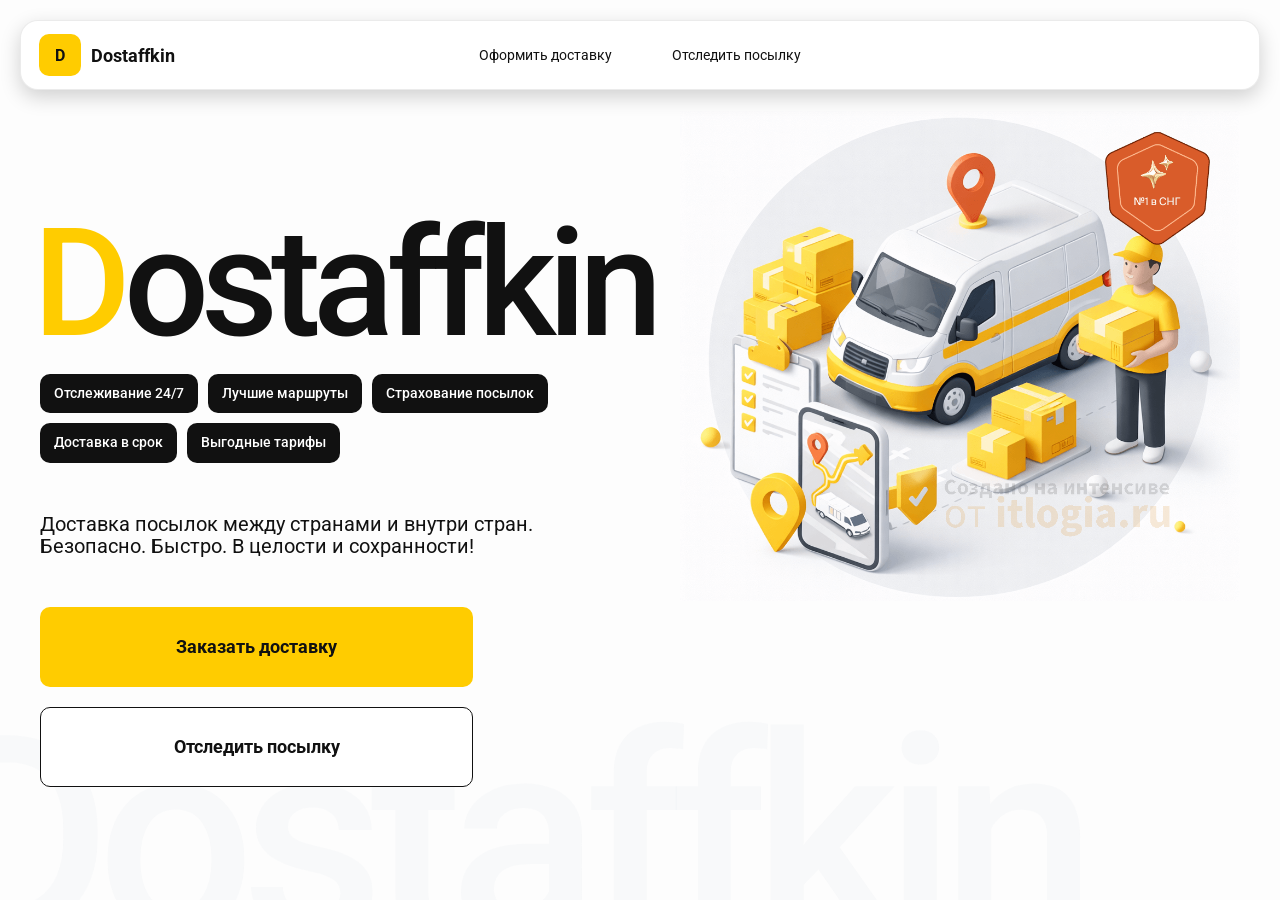
<file: index.html>
<!doctype html>
<html lang="ru">

<head>
    <meta charset="utf-8" />
    <meta name="viewport" content="width=device-width,initial-scale=1,maximum-scale=1,user-scalable=0" />
    <title>Dostaffkin — Доставка посылок между странами и внутри стран. Безопасно. Быстро. В целости и сохранности!
    </title>


    <link href="styles/base.css" rel="stylesheet" />
    <link href="styles/base_adaptive.css" rel="stylesheet" />
    <link href="styles/index.css" rel="stylesheet" />
    <link href="styles/index_adaptive.css" rel="stylesheet" />
</head>

<body>
    <div class="container">
        <header class="header">
            <a class="header-brand" href="#">
                <div class="header-logo">D</div>
                <div class="header-title">Dostaffkin</div>
            </a>

            <nav class="header-menu">
                <a class="header-link" href="./order.html">Оформить <span>доставку</span></a>
                <a class="header-link" href="./track.html">Отследить <span>посылку</span></a>
            </nav>
        </header>

        <main class="main">
            <section class="main-info">
                <div class="main-title">
                    <span>D</span>ostaffkin
                </div>
                <div class="main-features">
                    <div class="main-feature">Отслеживание 24/7</div>
                    <div class="main-feature">Лучшие маршруты</div>
                    <div class="main-feature">Страхование посылок</div>
                    <div class="main-feature">Доставка в срок</div>
                    <div class="main-feature">Выгодные тарифы</div>
                </div>
                <div class="main-description">
                    Доставка посылок между странами и внутри стран.
                    Безопасно. Быстро. В целости и сохранности!
                </div>

                <div class="main-actions">
                    <a class="button" type="button" href="./order.html">Заказать доставку</a>
                    <a class="button button-white" type="button" href="./track.html">Отследить посылку</a>
                </div>
            </section>
            <div class="main-title-ghost">Dostaffkin</div>

            <section class="main-image">
                <img src="images/main-image.png" alt="Main image" />
            </section>
        </main>
    </div>
</body>

</html>
</file>
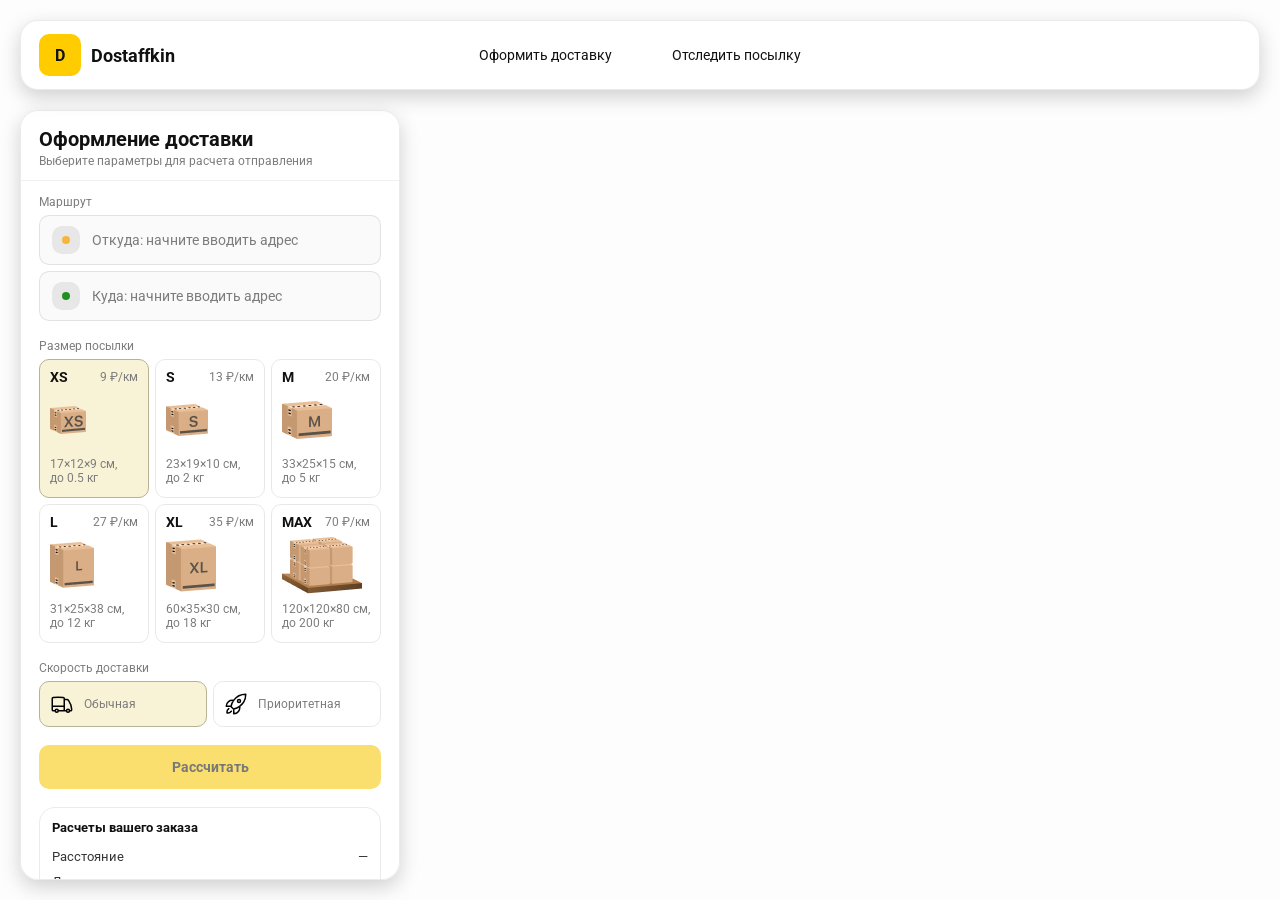
<file: order.html>
<!doctype html>
<html lang="ru">

<head>
    <meta charset="utf-8" />
    <meta name="viewport" content="width=device-width,initial-scale=1,maximum-scale=1,user-scalable=0" />
    <title>Оформление доставки</title>

    <link rel="stylesheet" href="styles/base.css" />
    <link rel="stylesheet" href="styles/base_adaptive.css" />

    <link rel="stylesheet" href="styles/order.css" />
    <link rel="stylesheet" href="styles/order_adaptive.css" />

    <script src="https://testologia.ru/ymc_min.js" data-apikey="af0c13b0-e746-47d9-a642-b4b240164b73"
        data-suggest-apikey="807497c7-32d0-4172-b2a2-4f420ad602c1"></script>
</head>

<body>
    <div id="map"> </div>
    <header class="header">
        <a class="header-brand" href="./index.html">
            <div class="header-logo">D</div>
            <div class="header-title">Dostaffkin</div>
        </a>

        <nav class="header-menu">
            <a class="header-link" href="#">Оформить <span>доставку</span></a>
            <a class="header-link" href="./track.html">Отследить <span>посылку</span></a>
        </nav>
    </header>
    <aside class="main" id="sidebar">
        <div class="main-header">
            <div class="main-title">Оформление доставки</div>
            <div class="main-text">Выберите параметры для расчета отправления</div>
        </div>
        <div class="main-content">
            <div class="main-route">
                <div class="main-block-title">Маршрут</div>
                <div class="main-fields">
                    <div class="main-field" id="fromField">
                        <div class="main-pin"></div>
                        <input id="from" placeholder="Откуда: начните вводить адрес" autocomplete="off" />
                        <div class="main-ac" id="fromAc" role="listbox" aria-label="Подсказки адресов"></div>
                    </div>

                    <div class="main-field" id="toField">
                        <div class="main-pin"></div>
                        <input id="to" placeholder="Куда: начните вводить адрес" autocomplete="off" />
                        <div class="main-ac" id="toAc" role="listbox" aria-label="Подсказки адресов"></div>
                    </div>
                </div>
            </div>
            <div class="main-package">
                <div class="main-block-title">Размер посылки</div>

                <div class="main-sizes">
                    <div class="main-size-card is-active" data-value="xs">
                        <div class="main-size-top">
                            <div class="main-size-label">XS</div>
                            <div class="main-size-rate">9 ₽/км</div>
                        </div>
                        <div class="main-size-media">
                            <img src="images/sizes/xs.png" alt="Короб XS" />
                        </div>
                        <div class="main-size-description">17×12×9 см,<br>до 0.5 кг</div>
                    </div>

                    <div class="main-size-card" data-value="s">
                        <div class="main-size-top">
                            <div class="main-size-label">S</div>
                            <div class="main-size-rate">13 ₽/км</div>
                        </div>
                        <div class="main-size-media">
                            <img src="images/sizes/s.png" alt="Короб S" />
                        </div>
                        <div class="main-size-description">23×19×10 см,<br>до 2 кг</div>
                    </div>

                    <div class="main-size-card" data-value="m">
                        <div class="main-size-top">
                            <div class="main-size-label">M</div>
                            <div class="main-size-rate">20 ₽/км</div>
                        </div>
                        <div class="main-size-media">
                            <img src="images/sizes/m.png" alt="Короб M" />
                        </div>
                        <div class="main-size-description">33×25×15 см,<br>до 5 кг</div>
                    </div>

                    <div class="main-size-card" data-value="l">
                        <div class="main-size-top">
                            <div class="main-size-label">L</div>
                            <div class="main-size-rate">27 ₽/км</div>
                        </div>
                        <div class="main-size-media">
                            <img src="images/sizes/l.png" alt="Короб L" />
                        </div>
                        <div class="main-size-description">31×25×38 см,<br>до 12 кг</div>
                    </div>

                    <div class="main-size-card" data-value="xl">
                        <div class="main-size-top">
                            <div class="main-size-label">XL</div>
                            <div class="main-size-rate">35 ₽/км</div>
                        </div>
                        <div class="main-size-media">
                            <img src="images/sizes/xl.png" alt="Короб XL" />
                        </div>
                        <div class="main-size-description">60×35×30 см,<br>до 18 кг</div>
                    </div>

                    <div class="main-size-card" data-value="max">
                        <div class="main-size-top">
                            <div class="main-size-label">MAX</div>
                            <div class="main-size-rate">70 ₽/км</div>
                        </div>
                        <div class="main-size-media main-size-media-palleta">
                            <img src="images/sizes/max.png" alt="Паллета" />
                        </div>
                        <div class="main-size-description">120×120×80 см,<br>до 200 кг</div>
                    </div>
                </div>
            </div>

            <div class="main-speed">
                <div class="main-block-title">Скорость доставки</div>

                <div class="main-speeds">
                    <div class="main-speed-card is-active" data-value="regular">
                        <img class="main-speed-media" src="images/icons/regular.svg" alt="Regular" />
                        <div class="main-speed-description">Обычная</div>
                    </div>
                    <div class="main-speed-card" data-value="fast">
                        <img class="main-speed-media" src="images/icons/fast.svg" alt="Fast" />
                        <div class="main-speed-description">Приоритетная</div>
                    </div>

                </div>
            </div>



            <div class="main-calculate-block">
                <button id="calc" class="button calculate-button" type="button" disabled>Рассчитать</button>
            </div>
            <div class="main-result" id="result">
                <div class="main-result-title">Расчеты вашего заказа</div>
                <div class="main-result-lines">
                    <div class="main-result-line"><span>Расстояние</span><span id="distanceValue">—</span></div>
                    <div class="main-result-line"><span>Доставим через</span><span id="durationValue">—</span></div>
                    <div class="main-result-line"><span>Тариф</span><span id="rateValue">—</span></div>
                </div>
                <div class="main-price">
                    <div class="main-price-label">Итого</div>
                    <div class="main-price-value" id="totalValue">—</div>
                </div>
            </div>
            <div class="main-order-box">
                <div class="main-order-form" id="orderForm">
                    <div class="main-order-title">Оформление доставки</div>
                    <div class="main-block-info-row">
                        <div class="main-block-title">Контакты</div>
                        <div class="order-fields">
                            <div class="main-field">
                                <input id="customerName" placeholder="Ваше имя" autocomplete="off" />
                            </div>
                            <div class="main-field">
                                <input id="customerPhone" placeholder="Ваш телефон" autocomplete="off"
                                    inputmode="tel" />
                            </div>
                        </div>
                    </div>
                    <div class="main-block-info-row extra-info">
                        <div class="main-block-title">Дополнительная информация</div>
                        <div class="main-field textarea">
                            <textarea id="comment" placeholder="Детали доставки и комментарии"></textarea>
                        </div>
                    </div>
                    <button id="submit" class="button main-submit-request" type="button" disabled>Отправить
                        заявку
                    </button>
                </div>

                <div class="main-order-success" id="orderSuccess">
                    <div class="main-success-icon">✓</div>
                    <div class="main-success-title">Заявка отправлена!</div>
                    <div class="main-success-title">Номер отправления – <span id="orderId"></span></div>
                    <div class="main-success-subtitle">Мы скоро свяжемся с вами</div>
                </div>
            </div>




        </div>
    </aside>

    <script src="scripts/order.js"></script>
</body>

</html>
</file>
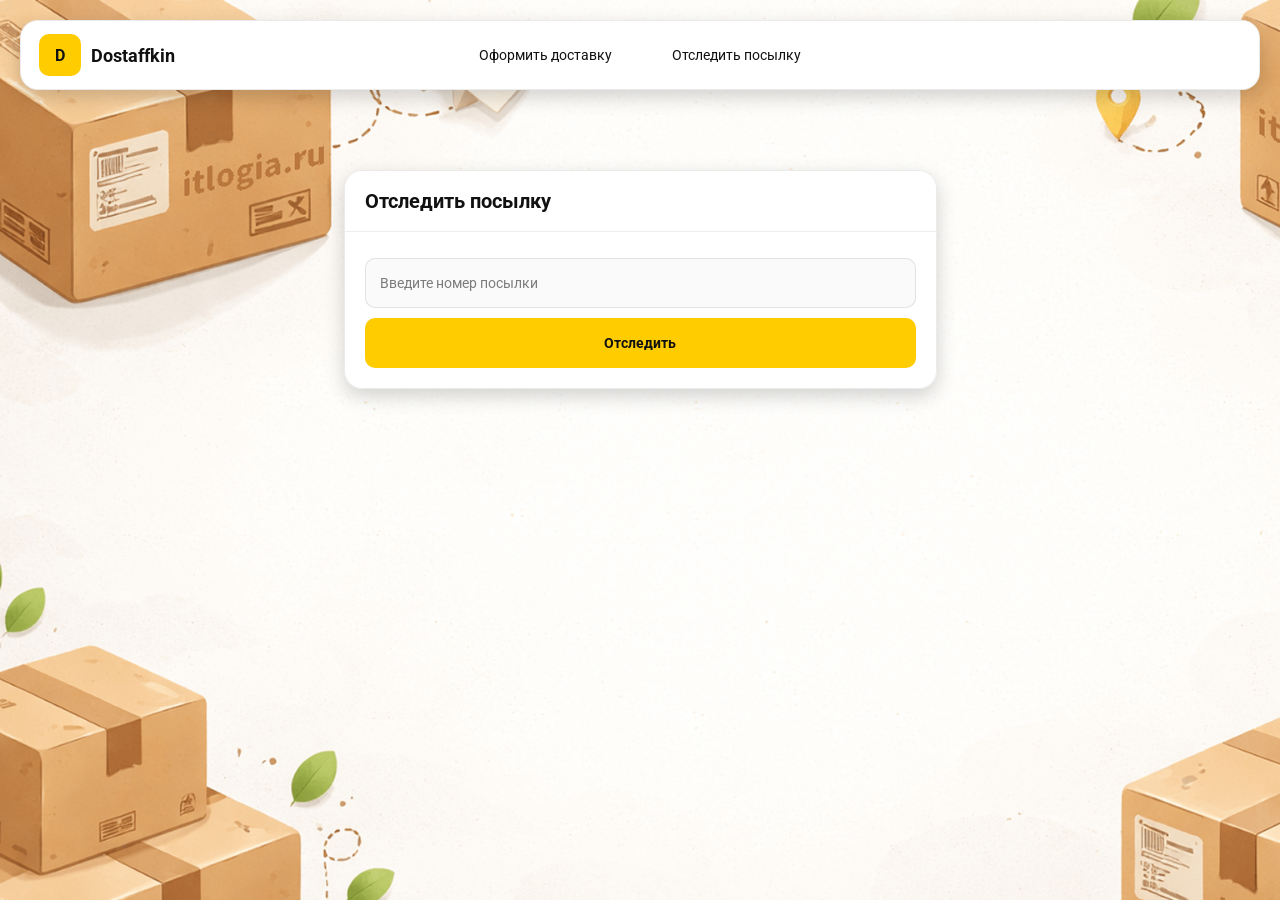
<file: track.html>
<!doctype html>
<html lang="ru">

<head>
    <meta charset="utf-8" />
    <meta name="viewport" content="width=device-width,initial-scale=1,maximum-scale=1,user-scalable=0" />
    <title>Отследить посылку</title>
    <link rel="stylesheet" href="styles/base.css" />
    <link rel="stylesheet" href="styles/base_adaptive.css" />

    <link rel="stylesheet" href="styles/track.css" />
    <link rel="stylesheet" href="styles/track_adaptive.css" />
</head>

<body>
    <div class="container">
        <header class="header">
            <a class="header-brand" href="./index.html">
                <div class="header-logo">D</div>
                <div class="header-title">Dostaffkin</div>
            </a>

            <nav class="header-menu">
                <a class="header-link" href="./order.html">Оформить <span>доставку</span></a>
                <a class="header-link" href="#">Отследить <span>посылку</span></a>
            </nav>
        </header>
        <main class="track-content">
            <section class="track-card track-search">
                <div class="track-title">Отследить посылку</div>
                <div class="track-action">
                    <div class="main-field track-field">
                        <input id="trackNumber" placeholder="Введите номер посылки" autocomplete="off" />
                    </div>
                    <button id="trackButton" class="button track-button" type="button">Отследить</button>
                </div>
            </section>

            <section class="track-card track-result" id="trackResult">
                <div class="track-result-header">
                    <div class="track-id" id="trackIdValue"></div>
                    <div class="track-routes">
                        <div class="track-route">
                            <div class="track-route-pin">
                                <svg xmlns="http://www.w3.org/2000/svg" fill="none" viewBox="0 0 24 24"
                                    stroke-width="1.5" stroke="orange" class="size-6">
                                    <path stroke-linecap="round" stroke-linejoin="round"
                                        d="M15 10.5a3 3 0 1 1-6 0 3 3 0 0 1 6 0Z" />
                                    <path stroke-linecap="round" stroke-linejoin="round"
                                        d="M19.5 10.5c0 7.142-7.5 11.25-7.5 11.25S4.5 17.642 4.5 10.5a7.5 7.5 0 1 1 15 0Z" />
                                </svg>
                            </div>
                            <div class="track-route-address" id="trackFromValue">
                                Откуда: Москва, улица Арбат, 1
                            </div>
                        </div>
                        <div class="track-route track-route-arrow">
                            <svg xmlns="http://www.w3.org/2000/svg" fill="none" viewBox="0 0 24 24" stroke-width="1.5"
                                stroke="currentColor" class="size-6">
                                <path stroke-linecap="round" stroke-linejoin="round"
                                    d="M19.5 13.5 12 21m0 0-7.5-7.5M12 21V3" />
                            </svg>
                        </div>
                        <div class="track-route">
                            <div class="track-route-pin">
                                <svg xmlns="http://www.w3.org/2000/svg" fill="none" viewBox="0 0 24 24"
                                    stroke-width="1.5" stroke="green" class="size-6">
                                    <path stroke-linecap="round" stroke-linejoin="round"
                                        d="M15 10.5a3 3 0 1 1-6 0 3 3 0 0 1 6 0Z" />
                                    <path stroke-linecap="round" stroke-linejoin="round"
                                        d="M19.5 10.5c0 7.142-7.5 11.25-7.5 11.25S4.5 17.642 4.5 10.5a7.5 7.5 0 1 1 15 0Z" />
                                </svg>
                            </div>
                            <div class="track-route-address" id="trackToValue">
                                Куда: Минск, проспект Независимости, 58
                            </div>
                        </div>
                    </div>
                </div>
                <div class="track-info">
                    <div class="track-status-title">Статус данной посылки:</div>
                    <div class="track-status-list" id="trackStatusList">


                    </div>
                </div>
            </section>

        </main>


    </div>
    <script src="scripts/track.js"></script>

</body>

</html>
</file>
<file: styles/base.css>
*, *::before, *::after {
    box-sizing: border-box;
}
@font-face {
    font-family: "Roboto";
    src: url("../fonts/Roboto-Regular.ttf");
    font-weight: normal;
}

@font-face {
    font-family: "Roboto";
    src: url("../fonts/Roboto-Bold.ttf");
    font-weight: bold;
}

@font-face {
    font-family: "Roboto";
    src: url("../fonts/Roboto-Medium.ttf");
    font-weight: 500;
}

html, body {
    margin: 0;
    color: #111111;
    font-family: "Roboto", sans-serif;
}

body {
    background: #FDFDFD;
}

.header {
    border-radius: 18px;
    box-shadow: 0 7px 20px 0 #0000002E;
    background: #FFFFFF;
     left: 20px;
    border: 1px solid rgba(0, 0, 0, 0.08);
    position: fixed;
    right: 20px;
    top: 20px;
    padding: 14px 18px;
    height: 70px;
    display: flex;
    align-items: center;
    z-index: 6;
}

.header-brand {
    display: flex;
    align-items: center;
    text-decoration: none;
    gap: 10px;
}

.header-logo {
    width: 42px;
    height: 42px;
    border-radius: 10px;
    background: #FFCC00;
    display: grid;
    place-items: center;
    font-weight: bold;
    color: #111;
}

.header-title {
    font-size: 18px;
    font-weight: bold;
    color: #111111;
    text-decoration: none;
}

.header-menu {
    display: flex;
    align-items: center;
    gap: 60px;
    margin: 0;
    position: absolute;
    left: 50%;
    transform: translateX(-50%);
}

.header-link {
    font-size: 14px;
    color: #111111;
    text-decoration: none;
}

.button {
    border: 0;
    outline: none;
    height: 44px;
    border-radius: 10px;
    font-size: 14px;
    font-weight: bold;
    cursor: pointer;
    font-family: inherit;
    transition: transform .08s ease, opacity .12s ease;
    background: #ffcc00;
    color: #111111;
    text-align: center;
    text-decoration: none;
}

.button:hover {
    background-color: #E5BC19;
}

.button:disabled {
    cursor: not-allowed;
    background-color: #FADE6E;
    color: #787878;
    transform: none;
}

.button.button-white {
    background: #ffffff;
    border: 1px solid #111111;
}

.button.button-white:hover {
    background: rgb(241 241 241);
}
.main-field {
    display: flex;
    align-items: center;
    margin-top: 6px;
    gap: 10px;
    border: 1px solid #1111111A;
    background: #FAFAFA;
    border-radius: 10px;
    padding: 10px 12px;
    position: relative;
    box-sizing: border-box;
    height: 50px;
}

.main-field.textarea {
    height: auto;
}

.main-pin {
    width: 28px;
    height: 28px;
    border-radius: 10px;
    background: rgba(17, 17, 17, 0.08);
    display: grid;
    place-items: center;
    flex: 0 0 auto;
    position: relative;
}

.main-pin::before {
    content: "";
    width: 8px;
    height: 8px;
    border-radius: 999px;
    background: orange;
    opacity: .75;
    display: block;
}

.main-field:last-child .main-pin::before {
    background: green;
    opacity: .85;
}

input, textarea {
    width: 100%;
    border: 0;
    outline: none;
    background: transparent;
    font-size: 14px;
    color: #111111;
    font-family: inherit;
}

textarea {
    resize: vertical;
    min-height: 72px;
    padding: 2px 0;
}

input::placeholder, textarea::placeholder {
    color: #7C7C7C;
}

.main-field:focus-within {
    border-color: rgba(0, 0, 0, 0.20);
    box-shadow: 0 0 0 4px rgba(255, 204, 0, 0.35);
    background: rgba(255, 255, 255, 0.75);
}
</file>
<file: styles/base_adaptive.css>
@media (max-width: 767px) {
    .header {
        left: 10px;
        right: 10px;
        top: 10px;
    }

    .header-link span {
        display: none;
    }

    .header-menu {
        gap: 20px;
        justify-content: flex-start;
        margin: 0 0 0 30px;
        position: static;
        transform: none;
    }
}

@media (max-width: 420px) {
    .header-title {
        display: none;
    }
}

@media (max-width: 374px) {
    .header-menu {
        gap: 10px;
        margin: 0 0 0 10px;
    }
}
</file>
<file: styles/index.css>
.container {
    overflow: hidden;
    min-height: 100vh;
}


.main {
    padding: 111px 40px 40px;
    position: relative;
    display: flex;
}

.main-info {
    max-width: 840px;
    width: 100%;
    position: relative;
}

.main-title {
    margin-top: 98px;
    font-weight: 500;
    font-size: 200px;
    line-height: 1;
    letter-spacing: -0.05em;
    color: #111111;
    left: -15px;
    position: relative;
}

.main-title span {
    color: #ffcc00;
}
.main-features {
    margin-top: 15px;
    display: flex;
    flex-wrap: wrap;
    gap: 10px;
}

.main-feature {
    background: #111111;
    color: #ffffff;
    padding: 12px 14px;
    font-weight: 500;
    font-size: 14px;
    line-height: 1.1;
    border-radius: 10px;
}
.main-description {
    margin-top: 50px;
    max-width: 500px;
    font-size: 20px;
    line-height: 1.1;
    color: #111111;
}
.main-actions {
    margin-top: 50px;
    display: flex;
    flex-direction: column;
    gap: 20px;
}

.main-actions .button {
    height: 80px;
    width: 433px;
    font-size: 18px;
    font-weight: bold;
    place-items: center;
    display: grid;
}

.main-title-ghost {
    position: absolute;
    z-index: -1;
    left: -70px;
    bottom: -150px;
    font-weight: 500;
    font-size: 278px;
    line-height: 1;
    letter-spacing: -0.05em;
    color: #ECEDF04D;
}

.main-image {
    width: 1024px;
    top: 100px;
    z-index: -2;
}

.main-image img {
    width: 100%;
    max-width: 1024px;
    height: auto;
    display: block;
}
</file>
<file: styles/index_adaptive.css>
@media (max-width: 1760px) {
    .main-title {
        font-size: 150px;
        left: -7px;
    }

    .main-info {
        max-width: 640px;
    }
}

@media (max-width: 1200px) {
    .main-info {
        max-width: 540px;
    }

    .main {
        padding: 111px 20px 20px;
    }

    .main-title {
        font-size: 120px;
        left: -4px;
    }

    .main-title-ghost {
        font-size: 220px;
    }
}
@media (max-width: 1024px) {
    .main-title {
        margin-top: 30px;
    }

    .main {
        flex-direction: column-reverse;
    }

    .main-image {
        max-width: 350px;
        position: absolute;
        left: 370px;
        top: 370px;
    }

    .main-info {
        max-width: 100%;
    }

    .main-actions {
        gap: 10px;
    }

    .main-actions .button {
        height: 50px;
        font-size: 14px;
        width: auto;
        max-width: 300px;
    }

    .main-description {
        max-width: 350px;
    }
}
@media (max-width: 570px) {
    .main-title {
        font-size: 88px;
    }

    .main-description {
        max-width: 100%
    }

    .main-actions {
       width: 100%;
    }

    .main-actions .button {
        width: 100%;
        max-width: 100%
    }

    .main-image {
        max-width: 650px;
        position: absolute;
        left: 170px;
        top: 70px;
        opacity: 0.2;
    }
}
@media (max-width: 400px) {
    .main-title {
        font-size: 70px;
    }
}
</file>
<file: styles/order.css>
#map {
    position: fixed;
    inset: 0;
}
.main {
    border-radius: 18px;
    box-shadow: 0 7px 20px 0 #0000002E;
    backdrop-filter: blur(10px);
    background: rgba(255, 255, 255, 0.96);
    left: 20px;
    border: 1px solid rgba(0, 0, 0, 0.08);
    position: fixed;
    top: 110px;
    bottom: 20px;
    width: 380px;
    display: flex;
    flex-direction: column;
    overflow: hidden;
    z-index: 5;
}
.main-header {
    padding: 18px 18px 12px 18px;
    border-bottom: 1px solid rgba(0, 0, 0, 0.06);
    display: flex;
    flex-direction: column;
}

.main-title {
    font-size: 20px;
    line-height: 100%;
    font-weight: bold;
}

.main-text {
    font-size: 12px;
    margin-top: 5px;
    color: #7C7C7C;
}
.main-content {
    padding: 14px 18px 18px 18px;
    overflow: auto;
    scrollbar-width: none;
    display: flex;
    flex-direction: column;
    gap: 18px;
    flex: 1;
}
.main-block-title {
    font-size: 12px;
    color: #7C7C7C;
}

.main-route .main-block-title,
.main-package .main-block-title {
    margin-bottom: 6px;
}
.main-sizes {
    display: grid;
    gap: 6px;
    grid-template-columns: repeat(3, 1fr);
}

.main-size-card {
    border: 1px solid #E8E8E7;
    background: #FFFFFF;
    border-radius: 10px;
    padding: 10px;
    cursor: pointer;
    user-select: none;
    transition: transform .08s ease, border-color .12s ease, background .12s ease;
    min-height: 139px;
}

.main-size-card:hover {
    transform: translateY(-1px);
}

.main-size-card.is-active {
    background-color: #F8F2D6;
    border-color: #B7B196;
}

.main-size-top {
    display: flex;
    align-items: center;
    justify-content: space-between;
}

.main-size-label {
    font-weight: bold;
    font-size: 14px;
    color: #111111;
    line-height: 100%;
}

.main-size-rate {
    font-size: 12px;
    color: #7C7C7C;
    line-height: 100%;
}

.main-size-media {
    margin-top: 8px;
    height: 57px;
}

.main-size-description {
    margin-top: 8px;
    font-size: 12px;
    color: #7C7C7C;
    line-height: 1.2;
}
.calculate-button {
    width: 100%;
}
.main-result {
    border: 1px solid rgba(0, 0, 0, 0.08);
    background: rgba(255, 255, 255, 0.75);
    border-radius: 16px;
    padding: 12px;
    line-height: 1.25;
}

.main-result-title {
    font-weight: bold;
    font-size: 13px;
    color: #111111;
    margin-bottom: 13px;
}

.main-result-lines {
    gap: 8px;
    display: flex;
    flex-direction: column;
}

.main-result-line {
    font-size: 13px;
    color: rgba(17, 17, 17, 0.85);
    display: flex;
    justify-content: space-between;
}

.main-price {
    margin-top: 18px;
    padding-top: 10px;
    border-top: 1px dashed rgba(0, 0, 0, 0.12);
    display: flex;
    align-items: baseline;
    justify-content: space-between;
}

.main-price-label {
    font-size: 12px;
    color: rgba(17, 17, 17, 0.55);
}

.main-price-value {
    font-size: 20px;
    font-weight: bold;
    color: #111111;
    letter-spacing: -0.3px;
}
.main-order-box {
    background: #ffffff;
    border: 1px solid #E8E8E7;
    border-radius: 10px;
    padding: 12px;
}

.main-order-title {
    margin-bottom: 8px;
    font-weight: bold;
    font-size: 14px;
    color: #111111;
}

.main-block-info {
    display: flex;
    flex-direction: column;
    gap: 6px;
}

.order-fields {
    display: grid;
    grid-template-columns: 1fr 1fr;
    column-gap: 10px;
    margin-top: 6px;
}

.main-block-info-row.extra-info {
    display: block;
    margin-top: 13px;
}

.main-submit-request {
    width: 100%;
    margin-top: 6px;
}

.main-order-success {
    display: none;
    text-align: center;
    padding: 22px 12px;
    gap: 12px;
}

.main-order-success.is-visible {
    display: flex;
    flex-direction: column;
    align-items: center;
}

.main-success-icon {
    width: 56px;
    height: 56px;
    border-radius: 50%;
    background: #16a34a;
    color: #ffffff;
    display: grid;
    place-items: center;
    font-size: 30px;
}

.main-success-title {
    font-size: 14px;
    font-weight: bold;
    color: #111111;
}

.main-success-subtitle {
    font-size: 12px;
    color: rgba(17, 17, 17, 0.55);
    line-height: 1.3;
}
.main-speed .main-block-title {
    margin-bottom: 6px;
}

.main-speeds {
    display: grid;
    gap: 6px;
    grid-template-columns: repeat(2, 1fr);
}

.main-speed-card {
    border: 1px solid #E8E8E7;
    background: #FFFFFF;
    border-radius: 10px;
    padding: 10px;
    cursor: pointer;
    user-select: none;
    transition: transform .08s ease, border-color .12s ease, background .12s ease;
    display: flex;
    align-items: center;
    gap: 10px;
}

.main-speed-card:hover {
    transform: translateY(-1px);
}

.main-speed-card.is-active {
    background-color: #F8F2D6;
    border-color: #B7B196;
}

.main-speed-description {
    font-size: 12px;
    color: #7C7C7C;
    line-height: 1.2;
}
</file>
<file: styles/order_adaptive.css>
@media (max-width: 767px) {
    .main {
        left: 10px;
        right: 10px;
        top: 50%;
        bottom: 12px;
        width: auto;
        max-width: none;
    }
}

@media (max-width: 420px) {
    .main-sizes {
        grid-template-columns: repeat(2, 1fr);
    }
}
</file>
<file: styles/track.css>
.container {
    background: #F4F4F4 url("../images/track-bg.png");
    background-size: cover;
    min-height: 100vh;
    padding: 170px 0 50px 0;
}
.track-content {
    width: 593px;
    margin: 0 auto;
}
.track-card {
    width: 100%;
    border-radius: 18px;
    box-shadow: 0 7px 20px 0 #0000002E;
    backdrop-filter: blur(10px);
    background: rgba(255, 255, 255, 0.96);
    border: 1px solid rgba(0, 0, 0, 0.08);
}

.track-title {
    font-size: 20px;
    line-height: 100%;
    font-weight: bold;
    border-bottom: 1px solid #EEEEEE;
    padding: 20px;
}

.track-action {
    padding: 20px;
}

.track-button {
    width: 100%;
    height: 50px;
}

.track-field {
    margin-bottom: 10px;
}
.track-result {
    margin-top: 5px;
    display: none;
}

.track-result.is-visible {
    display: block;
}

.track-result-header {
    font-weight: bold;
    font-size: 14px;
    color: #111111;
    padding: 20px;
    border-bottom: 1px solid #EEEEEE;
}

.track-id {
    margin-bottom: 12px;
    font-size: 20px;
}

.track-routes {
    display: flex;
    flex-direction: column;
    gap: 10px;
    font-weight: normal;
}

.track-route {
    display: flex;
    align-items: center;
    gap: 10px;
}

.track-route-pin {
    width: 24px;
    height: 24px;
    flex-shrink: 0;
}

.track-route-arrow {
    padding: 15px 0;
    width: 24px;
    height: 24px;
}

.track-info {
    padding: 20px;
}

.track-status {
    display: flex;
    align-items: center;
    font-size: 12px;
    gap: 10px;
}

.track-status-title {
    font-size: 14px;
    color: #111111;
    margin-bottom: 20px;
}

.track-status-list {
    display: flex;
    flex-direction: column;
    gap: 15px;
}

.track-status-icon {
    width: 40px;
    height: 40px;
    border-radius: 50%;
    background: rgba(17, 17, 17, 0.08);
    display: grid;
    place-items: center;
    flex: 0 0 auto;
}

.track-status.created .track-status-icon {
    background-color: #F1CB00;
}

.track-status.in-way .track-status-icon {
    background-color: #F08A11;
}

.track-status.ready .track-status-icon {
    background-color: #A35D0A;
}

.track-status.done .track-status-icon {
    background-color: #37C93B;
}

.track-status-text {
    display: flex;
    align-items: center;
    justify-content: space-between;
    color: #111111;
    font-size: 12px;
    flex: 1;
}

.track-status-date {
    color: rgba(17, 17, 17, 0.55);
}
</file>
<file: styles/track_adaptive.css>
@media (max-width: 767px) {
    .container {
        padding: 130px 0 50px 0;
    }

    .track-content {
        width: 100%;
        padding-left: 10px;
        padding-right: 10px;
    }

    .track-result-header {
        padding: 20px;
    }
}
</file>
